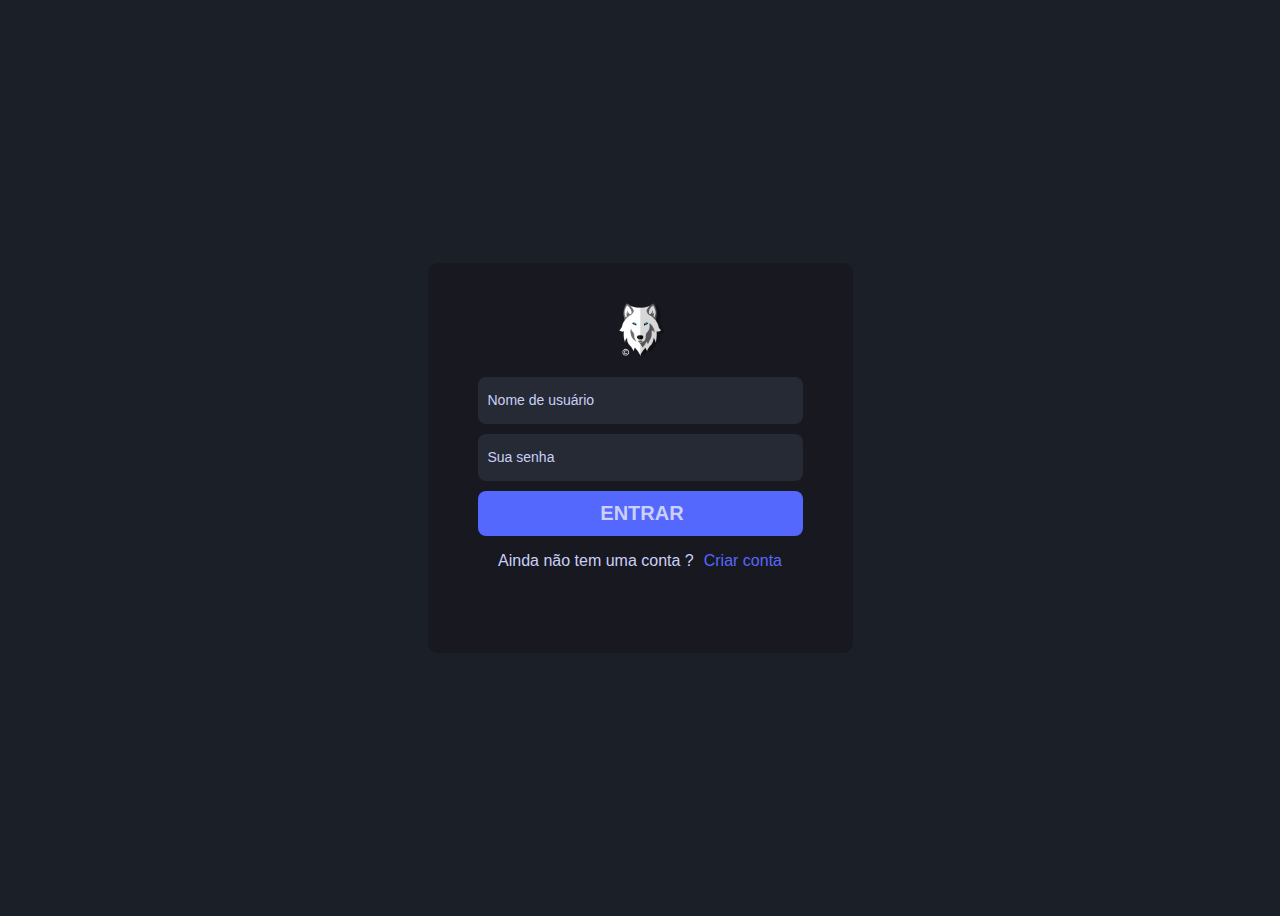
<file: Landing page 2.0/index.html>
<!DOCTYPE html>
<html lang="en">
<head>
    <meta charset="UTF-8">
    <link rel="stylesheet" href="style.css">
    <title>Login</title>
</head>
<body>
    <section class="area-login">
        <div class="login">
            <div>
                <img src="imagen.png">
            </div>

            <form method="POST">
                <input type="text" name="nome" placeholder="Nome de usuário" autofocus>
                <input type="password" name="senha" placeholder="Sua senha">
                <input type="submit" value="entrar">
            </form>
            <p>Ainda não tem uma conta ?<a href="#">Criar conta</a></p>
        </div>
    </section>
</body>
</html>
</file>
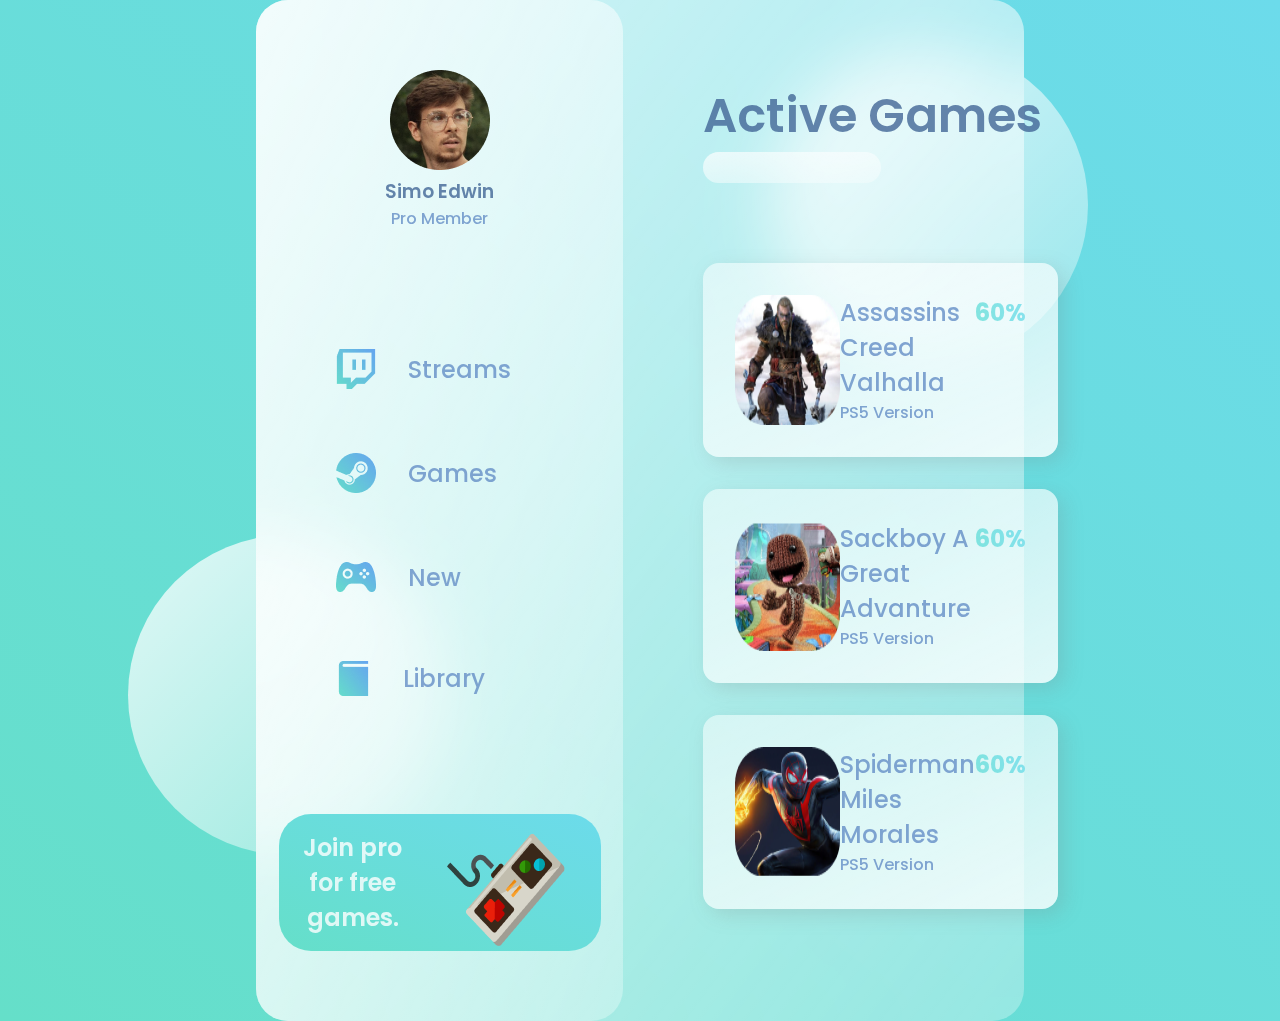
<file: WEBSITE/teste 1/index.html>
<!DOCTYPE html>
<html lang="en">
  <head>
    <meta charset="UTF-8" />
    <meta name="viewport" content="width=device-width, initial-scale=1.0" />
    <title>Glass Website</title>
    <link rel="preconnect" href="https://fonts.gstatic.com" />
    <link
      href="https://fonts.googleapis.com/css2?family=Poppins:wght@400;500;700&display=swap"
      rel="stylesheet"
    />
    <link rel="stylesheet" href="./style2.css" />
  </head>
  <body>
    <main>
      <section class="glass">
        <div class="dashboard">
          <div class="user">
            <img src="./images/avatar.png" alt="" />
            <h3>Simo Edwin</h3>
            <p>Pro Member</p>
          </div>
          <div class="links">
            <div class="link">
              <img src="./images/twitch.png" alt="" />
              <h2>Streams</h2>
            </div>
            <div class="link">
              <img src="./images/steam.png" alt="" />
              <h2>Games</h2>
            </div>
            <div class="link">
              <img src="./images/upcoming.png" alt="" />
              <h2>New</h2>
            </div>
            <div class="link">
              <img src="./images/library.png" alt="" />
              <h2>Library</h2>
            </div>
          </div>
          <div class="pro">
            <h2>Join pro for free games.</h2>
            <img src="./images/controller.png" alt="" />
          </div>
        </div>
        <div class="games">
          <div class="status">
            <h1>Active Games</h1>
            <input type="text" />
          </div>
          <div class="cards">
            <div class="card">
              <img src="./images/assassins.png" alt="" />
              <div class="card-info">
                <h2>Assassins Creed Valhalla</h2>
                <p>PS5 Version</p>
                <div class="progress"></div>
              </div>
              <h2 class="percentage">60%</h2>
            </div>
            <div class="card">
              <img src="./images/sackboy.png" alt="" />
              <div class="card-info">
                <h2>Sackboy A Great Advanture</h2>
                <p>PS5 Version</p>
                <div class="progress"></div>
              </div>
              <h2 class="percentage">60%</h2>
            </div>
            <div class="card">
              <img src="./images/spiderman.png" alt="" />
              <div class="card-info">
                <h2>Spiderman Miles Morales</h2>
                <p>PS5 Version</p>
                <div class="progress"></div>
              </div>
              <h2 class="percentage">60%</h2>
            </div>
          </div>
        </div>
      </section>
    </main>
    <div class="circle1"></div>
    <div class="circle2"></div>
  </body>
</html>
</file>
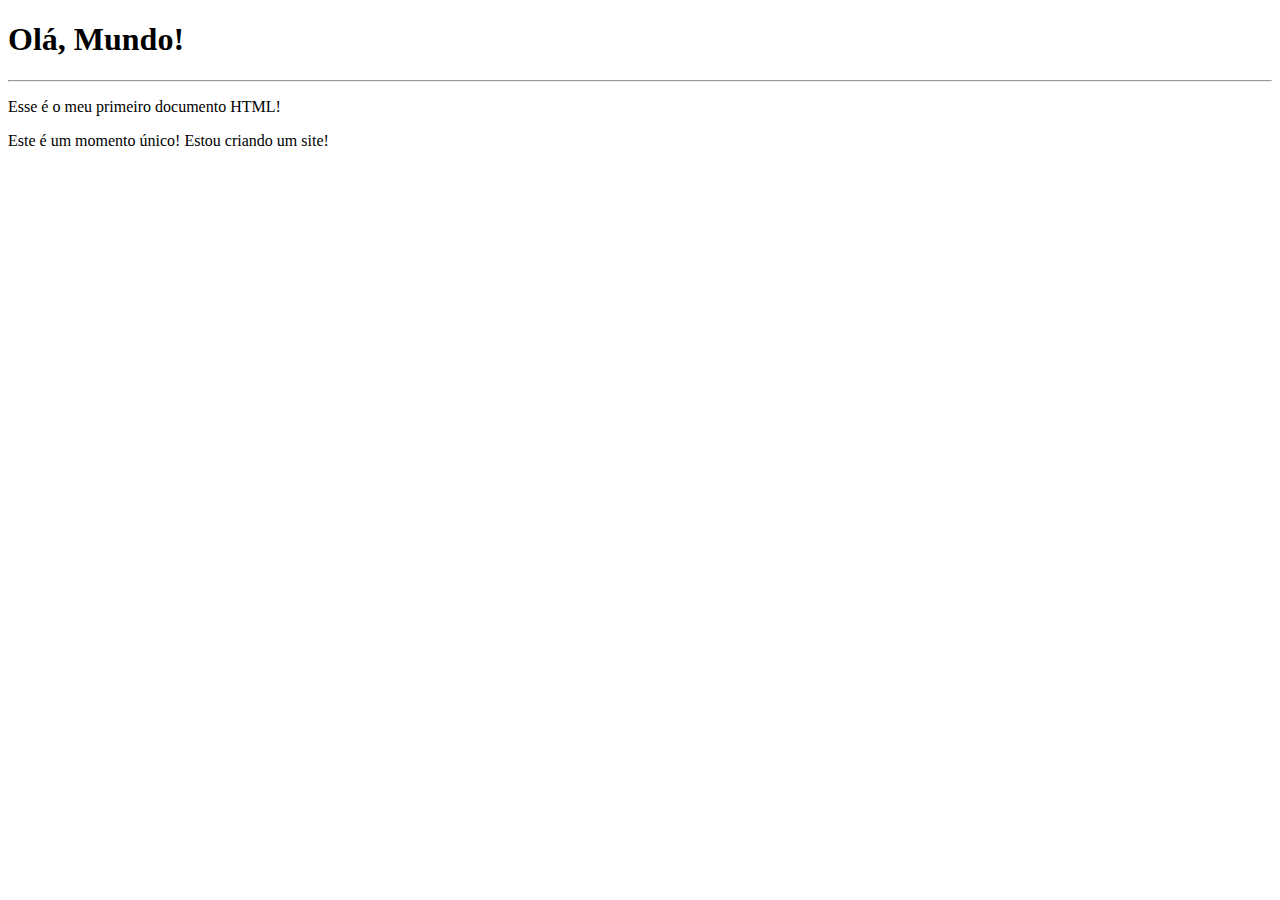
<file: Html - Css/Exercicios/ex001/index.html>
<!DOCTYPE html>
<html lang="pt-br">
<head>
    <meta charset="UTF-8">
    <meta http-equiv="X-UA-Compatible" content="IE=edge">
    <meta name="viewport" content="width=device-width, initial-scale=1.0">
    <title>Meu primeiro exercício</title>
</head>
<body>
    <h1>Olá, Mundo!</h1>
    <hr>
    <p>Esse é o meu primeiro documento HTML!</p>
    <p>Este é um momento único! Estou criando um site!</p>
</body>
</html>
</file>
<file: Landing page 2.0/style.css>
body{
    background-color: #1B1F27;
    font-family: Arial, Helvetica, sans-serif;
    overflow: hidden;
}


.area-login{
    display: flex;
    justify-content: center;
    align-items: center;
    height: 100vh;
    justify-content: center;
    align-items: center;
}

.login{
    display: flex;
    flex-direction: column;
    align-items: center;
    background-color: #181920;
    border-radius: 10px;
    width: 355px;
    height: 320px;
    padding: 35px;
}

.login form{
    display: flex;
    width: 325px;
    flex-direction: column;
}

.login input{
    margin-top: 10px;
    background-color: #252A34;
    padding-left: 10px;
    color: #CBD0F7;
    border: none;
    height: 45px;
    outline: none;
    border-radius: 8px;
}

.login img{
    width: 65px;
    height: auto;
}

input::placeholder{
    color: #CBD0F7;
    font-size: 14px;
}

form [type="submit"]{
    display: block;
    background-color: #5568FE;
    font-size: 20px;
    text-transform: uppercase;
    font-weight: bold;
    cursor: pointer;
}

p{
    color: #CBD0F7;
}

a{
    color:#5568FE;
    text-decoration: none;
    margin-left: 10px;
}
</file>
<file: WEBSITE/teste 1/style2.css>
* {
    margin: 0;
    padding: 0;
    box-sizing: border-box;
  }
  
  h1 {
    color: #426696;
    font-weight: 600;
    font-size: 3rem;
    opacity: 0.8;
  }
  h2,
  p {
    color: #658ec6;
    font-weight: 500;
    opacity: 0.8;
  }
  
  h3 {
    color: #426696;
    font-weight: 600;
    opacity: 0.8;
  }
  
  main {
    font-family: "Poppins", sans-serif;
    min-height: 100vh;
    background: linear-gradient(to right top, #65dfc9, #6cdbeb);
    display: flex;
    align-items: center;
    justify-content: center;
  }
  
  .glass {
    background: white;
    min-height: 80vh;
    width: 60%;
    background: linear-gradient(
      to right bottom,
      rgba(255, 255, 255, 0.7),
      rgba(255, 255, 255, 0.3)
    );
    border-radius: 2rem;
    z-index: 2;
    backdrop-filter: blur(2rem);
    display: flex;
  }
  .circle1,
  .circle2 {
    background: white;
    background: linear-gradient(
      to right bottom,
      rgba(255, 255, 255, 0.8),
      rgba(255, 255, 255, 0.3)
    );
    height: 20rem;
    width: 20rem;
    position: absolute;
    border-radius: 50%;
  }
  
  .circle1 {
    top: 5%;
    right: 15%;
  }
  .circle2 {
    bottom: 5%;
    left: 10%;
  }
  .dashboard {
    flex: 1;
    display: flex;
    flex-direction: column;
    align-items: center;
    justify-content: space-evenly;
    text-align: center;
    background: linear-gradient(
      to right bottom,
      rgba(255, 255, 255, 0.7),
      rgba(255, 255, 255, 0.3)
    );
    border-radius: 2rem;
  }
  .link {
    display: flex;
    margin: 2rem 0rem;
    padding: 1rem 5rem;
    align-items: center;
  }
  .link h2 {
    padding: 0rem 2rem;
  }
  
  .games {
    flex: 2;
  }
  
  .pro {
    background: linear-gradient(to right top, #65dfc9, #6cdbeb);
    border-radius: 2rem;
    color: white;
    padding: 1rem;
    position: relative;
  }
  
  .pro img {
    position: absolute;
    top: -10%;
    right: 10%;
  }
  .pro h2 {
    width: 40%;
    color: white;
    font-weight: 600;
  }
  
  .status {
    margin-bottom: 3rem;
  }
  
  .status input {
    background: linear-gradient(
      to right bottom,
      rgba(255, 255, 255, 0.7),
      rgba(255, 255, 255, 0.3)
    );
    border: none;
    width: 50%;
    padding: 0.5rem;
    border-radius: 2rem;
  }
  
  .games {
    margin: 5rem;
    display: flex;
    flex-direction: column;
    justify-content: space-evenly;
  }
  
  .card {
    display: flex;
    background: linear-gradient(
      to left top,
      rgba(255, 255, 255, 0.8),
      rgba(255, 255, 255, 0.5)
    );
    border-radius: 1rem;
    margin: 2rem 0rem;
    padding: 2rem;
    box-shadow: 6px 6px 20px rgba(122, 122, 122, 0.212);
    justify-content: space-between;
  }
  
  .progress {
    background: linear-gradient(to right top, #65dfc9, #6cdbeb);
    width: 100%;
    height: 25%;
    border-radius: 1rem;
    position: relative;
    overflow: hidden;
  }
  .progress::after {
    content: "";
    width: 100%;
    height: 100%;
    background: rgb(236, 236, 236);
    position: absolute;
    left: 60%;
  }
  .card-info {
    display: flex;
    flex-direction: column;
    justify-content: space-between;
  }
  
  .percentage {
    font-weight: bold;
    background: linear-gradient(to right top, #65dfc9, #6cdbeb);
    background-clip: text;
    -webkit-text-fill-color: transparent;
  }
</file>
